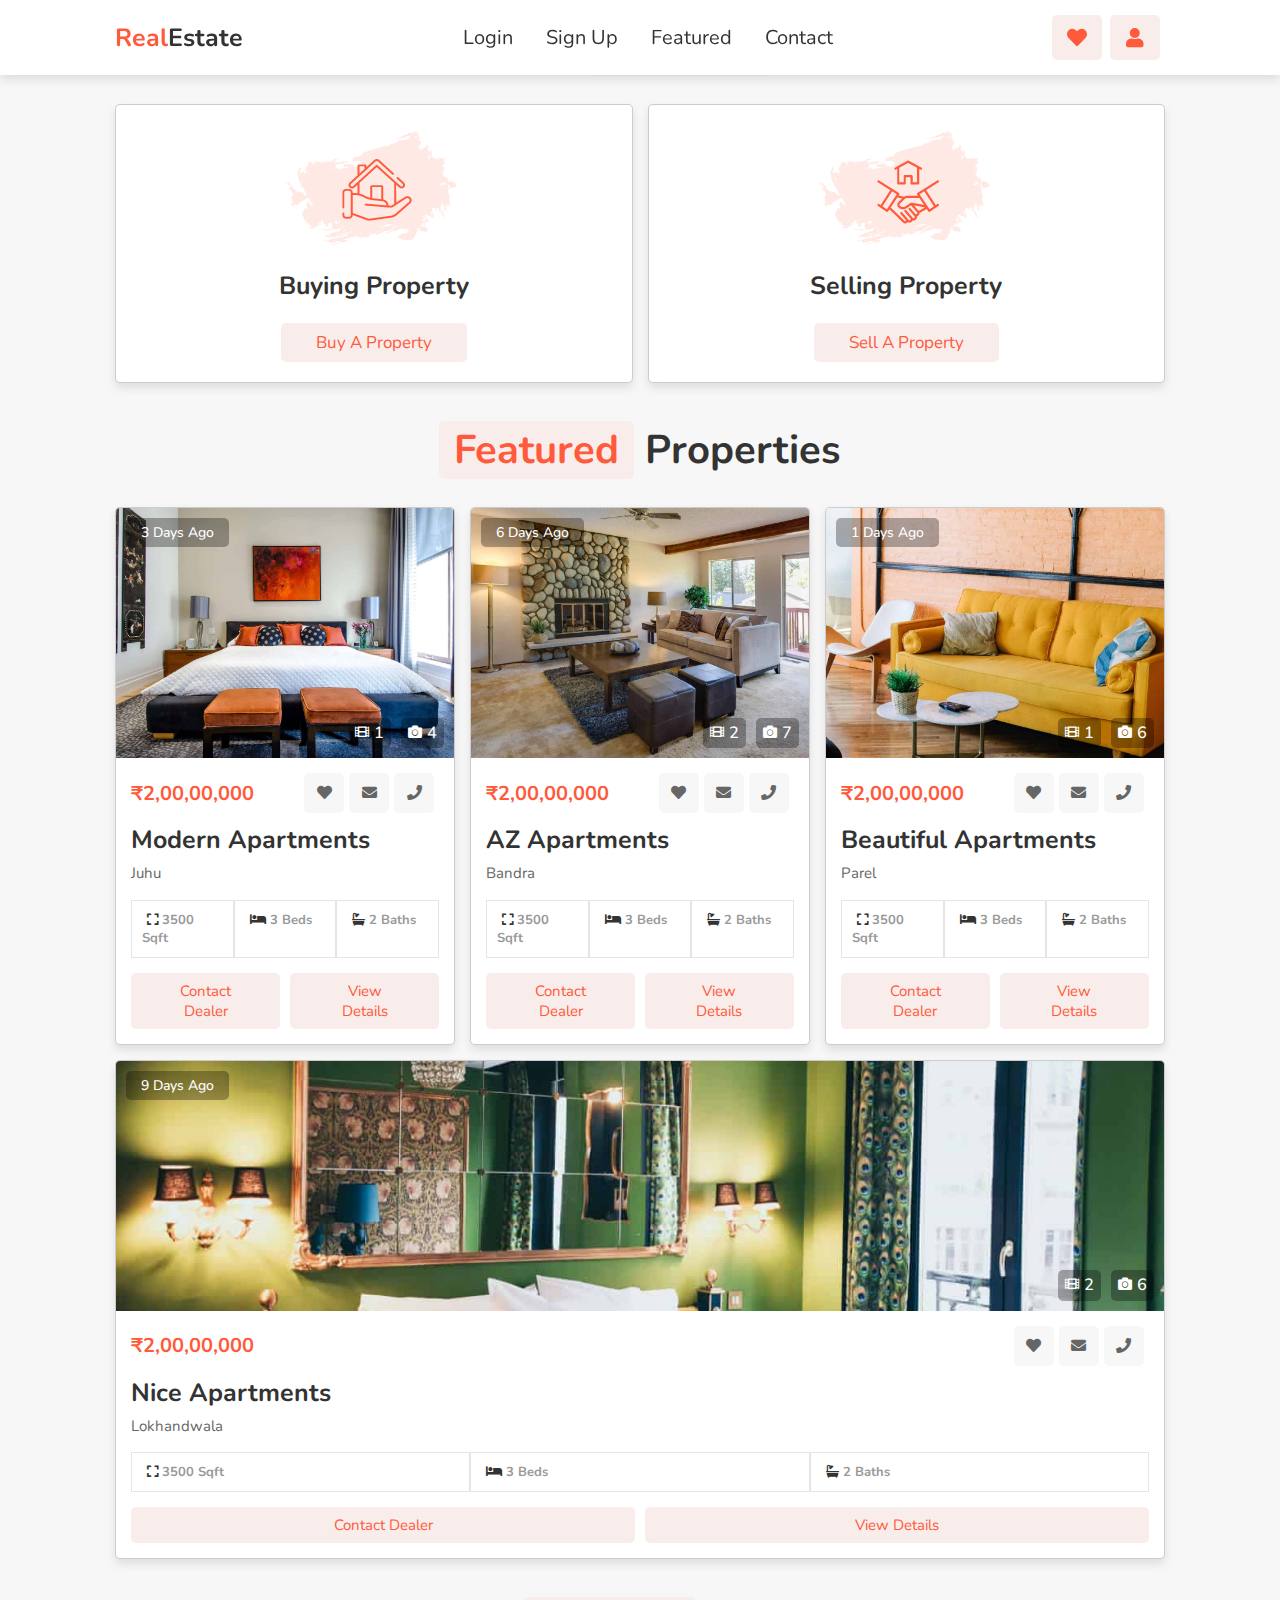
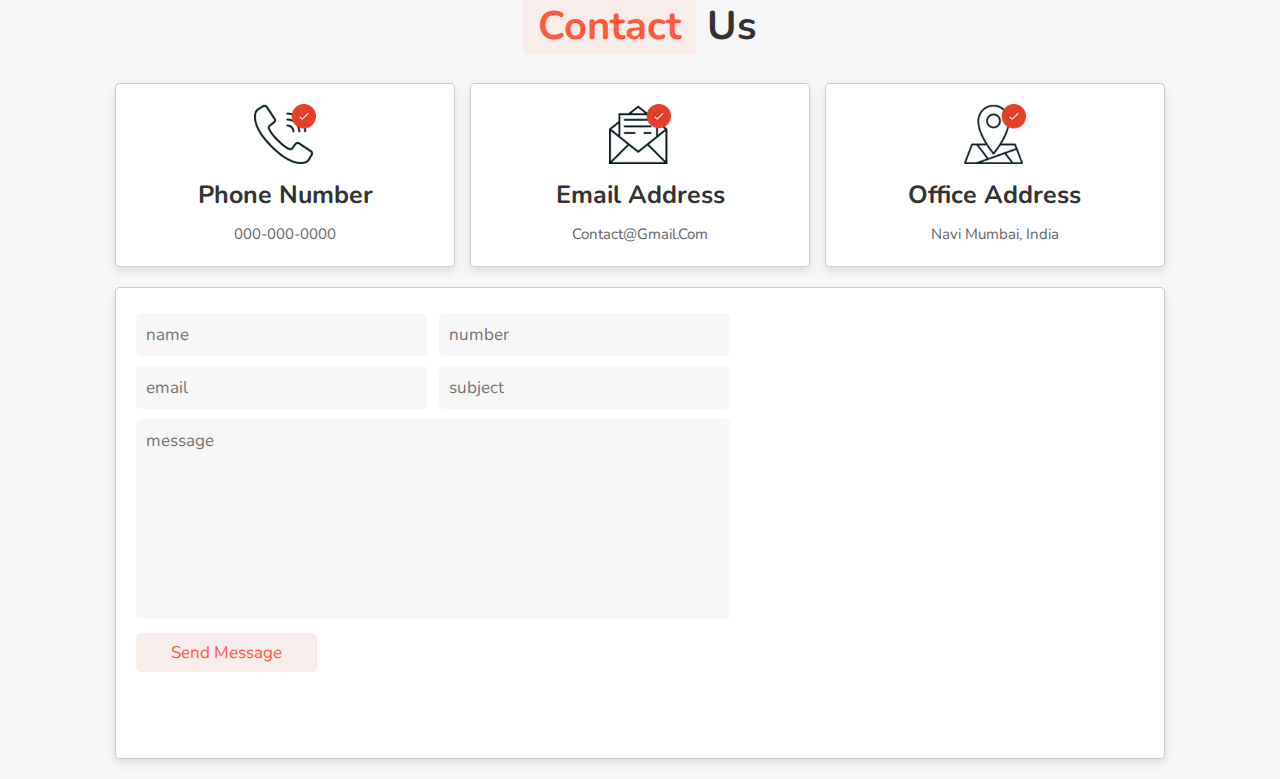
<file: Mini Project Code (1)/Mini Project Code/index.html>
<!DOCTYPE html>
<html lang="en">
<head>
    <meta charset="UTF-8">
    <meta http-equiv="X-UA-Compatible" content="IE=edge">
    <meta name="viewport" content="width=device-width, initial-scale=1.0">
    <title>Real Estate Management System</title>

    <!-- font awesome cdn link  -->
    <link rel="stylesheet" href="https://cdnjs.cloudflare.com/ajax/libs/font-awesome/5.15.3/css/all.min.css">

    <!-- custom css file link  -->
    <link rel="stylesheet" href="css/style.css">

</head>
<body>
    
<!-- header section starts  -->

<header>

    <a href="index.html" class="logo"><span>Real</span>Estate</a>

    <nav class="navbar">
        <a href="login.html">Login</a>
        <a href="register.html">Sign Up</a>
        <a href="#featured">featured</a>
        <a href="#contact">contact</a>
    </nav>

    <div class="icons">
        <div id="menu-bars" class="fas fa-bars"></div>
        <a href="#" class="fas fa-heart"></a>
        <a href="#" class="fas fa-user"></a>
    </div>

</header>

<section class="services" id="services">

    <h1 class="heading"> our <span>services</span> </h1>

    <div class="box-container">

        <div class="box">
            <img src="images/s-1.png" alt="">
            <h3>Buying Property</h3>
            <p></p>
            <a href="/buyproperty.html" class="btn">buy a property</a>
        </div>

        <div class="box">
            <img src="images/s-3.png" alt="">
            <h3>Selling Property</h3>
            <p></p>
            <a href="/sellproperty.html" class="btn">sell a property</a>
        </div>

    </div>

</section>

<!-- services section ends -->

<!-- featured section starts  -->

<section class="featured" id="featured">

    <h1 class="heading"> <span>featured</span> properties </h1>

    <div class="box-container">

        <div class="box">
            <div class="image-container">
                <img src="images/img-1.jpg" alt="">
                <div class="info">
                    <h3>3 days ago</h3>
                </div>
                <div class="icons">
                    <a href="#" class="fas fa-film"><h3>1</h3></a>
                    <a href="#" class="fas fa-camera"><h3>4</h3></a>
                </div>
            </div>
            <div class="content">
                <div class="price">
                    <h3>₹2,00,00,000</h3>
                    <a href="#" class="fas fa-heart"></a>
                    <a href="#" class="fas fa-envelope"></a>
                    <a href="#" class="fas fa-phone"></a>
                </div>
                <div class="location">
                    <h3>modern apartments</h3>
                    <p>Juhu</p>
                </div>
                <div class="details">
                    <h3> <i class="fas fa-expand"></i> 3500 sqft </h3>
                    <h3> <i class="fas fa-bed"></i> 3 beds </h3>
                    <h3> <i class="fas fa-bath"></i> 2 baths </h3>
                </div>
                <div class="buttons">
                    <a href="/Contact Dealer.html" class="btn">contact dealer</a>
                    <a href="#" class="btn">view details</a>
                </div>
            </div>
        </div>

        <div class="box">
            <div class="image-container">
                <img src="images/img-2.jpg" alt="">
                <div class="info">
                    <h3>6 days ago</h3>
                </div>
                <div class="icons">
                    <a href="#" class="fas fa-film"><h3>2</h3></a>
                    <a href="#" class="fas fa-camera"><h3>7</h3></a>
                </div>
            </div>
            <div class="content">
                <div class="price">
                    <h3>₹2,00,00,000</h3>
                    <a href="#" class="fas fa-heart"></a>
                    <a href="#" class="fas fa-envelope"></a>
                    <a href="#" class="fas fa-phone"></a>
                </div>
                <div class="location">
                    <h3>AZ apartments</h3>
                    <p>Bandra</p>
                </div>
                <div class="details">
                    <h3> <i class="fas fa-expand"></i> 3500 sqft </h3>
                    <h3> <i class="fas fa-bed"></i> 3 beds </h3>
                    <h3> <i class="fas fa-bath"></i> 2 baths </h3>
                </div>
                <div class="buttons">
                    <a href="/Contact Dealer.html" class="btn">contact dealer</a>
                    <a href="#" class="btn">view details</a>
                </div>
            </div>
        </div>

        <div class="box">
            <div class="image-container">
                <img src="images/img-3.jpg" alt="">
                <div class="info">
                    <h3>1 days ago</h3>
                </div>
                <div class="icons">
                    <a href="#" class="fas fa-film"><h3>1</h3></a>
                    <a href="#" class="fas fa-camera"><h3>6</h3></a>
                </div>
            </div>
            <div class="content">
                <div class="price">
                    <h3>₹2,00,00,000</h3>
                    <a href="#" class="fas fa-heart"></a>
                    <a href="#" class="fas fa-envelope"></a>
                    <a href="#" class="fas fa-phone"></a>
                </div>
                <div class="location">
                    <h3>beautiful apartments</h3>
                    <p>Parel</p>
                </div>
                <div class="details">
                    <h3> <i class="fas fa-expand"></i> 3500 sqft </h3>
                    <h3> <i class="fas fa-bed"></i> 3 beds </h3>
                    <h3> <i class="fas fa-bath"></i> 2 baths </h3>
                </div>
                <div class="buttons">
                    <a href="/Contact Dealer.html" class="btn">contact dealer</a>
                    <a href="#" class="btn">view details</a>
                </div>
            </div>
        </div>

        <div class="box">
            <div class="image-container">
                <img src="images/img-4.jpg" alt="">
                <div class="info">
                    <h3>9 days ago</h3>
                </div>
                <div class="icons">
                    <a href="#" class="fas fa-film"><h3>2</h3></a>
                    <a href="#" class="fas fa-camera"><h3>6</h3></a>
                </div>
            </div>
            <div class="content">
                <div class="price">
                    <h3>₹2,00,00,000</h3>
                    <a href="#" class="fas fa-heart"></a>
                    <a href="#" class="fas fa-envelope"></a>
                    <a href="#" class="fas fa-phone"></a>
                </div>
                <div class="location">
                    <h3>nice apartments</h3>
                    <p>Lokhandwala</p>
                </div>
                <div class="details">
                    <h3> <i class="fas fa-expand"></i> 3500 sqft </h3>
                    <h3> <i class="fas fa-bed"></i> 3 beds </h3>
                    <h3> <i class="fas fa-bath"></i> 2 baths </h3>
                </div>
                <div class="buttons">
                    <a href="/Contact Dealer.html" class="btn">contact dealer</a>
                    <a href="#" class="btn">view details</a>
                </div>
            </div>
        </div>
        </div>
        </div>

    </div>
    
</section>

<!-- featured section ends -->

<!-- contact section starts  -->

<section class="contact" id="contact">

<h1 class="heading"> <span>contact</span> us </h1>

<div class="icons-container">

    <div class="icons">
        <img src="images/icon-1.png" alt="">
        <h3>phone number</h3>
        <p>000-000-0000</p>
    </div>

    <div class="icons">
        <img src="images/icon-2.png" alt="">
        <h3>email address</h3>
        <p>contact@gmail.com</p>
    </div>

     <div class="icons">
        <img src="images/icon-3.png" alt="">
        <h3>office address</h3>
        <p>Navi Mumbai, India</p>
    </div>

</div>

<div class="row">

    <form action="">
        <div class="inputBox">
            <input type="text" placeholder="name">
            <input type="number" placeholder="number">
        </div>
        <div class="inputBox">
            <input type="email" placeholder="email">
            <input type="text" placeholder="subject">
        </div>
        <textarea name="" placeholder="message" id="" cols="30" rows="10"></textarea>
        <input type="submit" value="send message" class="btn">
    </form>

    <iframe class="map" src="https://www.google.com/maps/embed?pb=!1m18!1m12!1m3!1d241412.97029634926!2d72.89307411779919!3d19.016299243952993!2m3!1f0!2f0!3f0!3m2!1i1024!2i768!4f13.1!3m3!1m2!1s0x3be7b9f0b81f13ad%3A0x3c12f7681185f869!2sNavi%20Mumbai%2C%20Maharashtra!5e0!3m2!1sen!2sin!4v1664106622572!5m2!1sen!2sin" width="600" height="450" style="border:0;" allowfullscreen="" loading="lazy" referrerpolicy="no-referrer-when-downgrade"></iframe>
</div>

</section>



















<!-- javascript part  -->
<script>

let menu = document.querySelector('#menu-bars');
let navbar = document.querySelector('.navbar');

menu.onclick = () =>{
    navbar.classList.toggle('active');
    menu.classList.toggle('fa-times');
}

window.onscroll = () =>{
    navbar.classList.remove('active');
    menu.classList.remove('fa-times');
}

</script>

</body>
</html>
</file>
<file: Mini Project Code (1)/Mini Project Code/css/style.css>
@import url('https://fonts.googleapis.com/css2?family=Nunito:wght@200;300;400;600;700&display=swap');

:root{
    --red:#ff5a3c;
    --light-red:#f9edeb;
}

*{
    font-family: 'Nunito', sans-serif;
    margin:0; padding:0;
    box-sizing: border-box;
    outline: none; border:none;
    text-decoration: none;
    text-transform: capitalize;
}

html{
    font-size: 62.5%;
    overflow-x: hidden;
    scroll-behavior: smooth;
    scroll-padding-top: 7rem;
}

body{
    background:#f7f7f7;
}

section{
    padding:2rem 9%;
}

.btn{
    margin-top: 1rem;
    display: inline-block;
    padding:.8rem 3.5rem;
    border-radius: .5rem;
    font-size: 1.7rem;
    color:var(--red);
    background:var(--light-red);
    cursor: pointer;
    text-align: center;
}

.btn:hover{
    background:var(--red);
    color:#fff;
}

.heading{
    text-align: center;
    color:#333;
    font-size: 4rem;
    padding-bottom: 3rem;
}

.heading span{
    color:var(--red);
    background:var(--light-red);
    border-radius: .5rem;
    padding:.2rem 1.5rem;
}

header{
    position: fixed;
    top:0; left:0; right:0;
    z-index: 1000;
    background:#fff;
    padding:1.5rem 9%;
    box-shadow: 0 .5rem 1rem rgba(0,0,0,.1);
    display: flex;
    align-items: center;
    justify-content: space-between;
}

header .logo{
    font-weight: bolder;
    font-size: 2.5rem;
    color:#333;
}

header .logo span{
    color:var(--red);
}

header .navbar a{
    color:#333;
    font-size: 2rem;
    padding:0 1.5rem;
}

header .navbar a:hover{
    color:var(--red);
}

header .icons #menu-bars,
header .icons a{
    height:4.5rem;
    line-height: 4.5rem;
    width:5rem;
    font-size: 2rem;
    margin-right: .5rem;
    border-radius: .5rem;
    color:var(--red);
    background:var(--light-red);
    text-align: center;
}

header .icons #menu-bars:hover,
header .icons a:hover{
    background-color:var(--red);
    color:#fff;
}

header .icons #menu-bars{
    display: none;
}

.home{
    min-height: 100vh;
    background:url(../images/home-bg.jpg) no-repeat;
    background-size: cover;
    background-position: center;
    background-attachment: fixed;
    display: flex;
    align-items: center;
    justify-content: center;
}

.home form{
    margin-top: 7rem;
    background:#fff;
    border-radius: .5rem;
    box-shadow: 0 .5rem 1rem rgba(0,0,0,.2);
    border:.1rem solid rgba(0,0,0,.2);
    width:70rem;
    padding:2rem;
}

.home form h3{
    text-align: center;
    color:#333;
    font-size: 3rem;
}

.home form .buttons-container{
    display: flex;
    gap:1.5rem;
}

.home form .buttons-container .btn{
    flex:1;
}

.home form .inputBox{
    display: flex;
    flex-wrap: wrap;
    gap:1.5rem;
    margin-top: 2rem;
}

.home form .inputBox input,
.home form .inputBox select{
    flex:1 1 25rem;
    border:.1rem solid #333;
    box-shadow: 0 .5rem 1.5rem rgba(0,0,0,.1);
    font-size: 1.5rem;
    padding:1rem;
    text-transform: none;
}

.home form .btn{
    width: 100%;
    margin-top: 2rem;
}

.services .box-container{
    display: flex;
    flex-wrap: wrap;
    gap:1.5rem;
}

.services .box-container .box{
    flex:1 1 30rem;
    border-radius: .5rem;
    background:#fff;
    box-shadow: 0 .5rem 1rem rgba(0,0,0,.1);
    border:.1rem solid rgba(0,0,0,.2);
    text-align: center;
    padding:2rem;
}

.services .box-container .box h3{
    font-size: 2.5rem;
    color:#333;
}

.services .box-container .box p{
    font-size: 1.5rem;
    color:#666;
    padding:.5rem 0;
    line-height: 2;
}

.featured .box-container{
    display: flex;
    flex-wrap: wrap;
    gap:1.5rem;
}

.featured .box-container .box{
    border:.1rem solid rgba(0,0,0,.2);
    box-shadow: 0 .5rem 1rem rgba(0,0,0,.1);
    border-radius: .5rem;
    overflow:hidden;
    background:#fff;
    flex:1 1 30rem;
}

.featured .box-container .box .image-container{
    overflow:hidden;
    position: relative;
    width: 100%;
    height: 25rem;
}

.featured .box-container .box .image-container img{
    width: 100%;
    height: 100%;
    object-fit: cover;
    transition: .2s linear;
}

.featured .box-container .box:hover .image-container img{
    transform: scale(1.1);
}

.featured .box-container .box .image-container .info{
    position: absolute;
    top:1rem; left:0;
    display: flex;
}

.featured .box-container .box .image-container .info h3{
    font-weight: 500;
    font-size: 1.4rem;
    color:#fff;
    background:rgba(0,0,0,.3);
    border-radius: .5rem;
    padding:.5rem 1.5rem;
    margin-left: 1rem;
}

.featured .box-container .box .image-container .icons{
    position: absolute;
    bottom:1rem; right:0;
    display: flex;
}

.featured .box-container .box .image-container .icons a{
    font-size: 1.4rem;
    color:#fff;
    display: flex;
    border-radius: .5rem;
    background: rgba(0,0,0,.3);
    margin-right: 1rem;
    padding:.7rem;
}

.featured .box-container .box .image-container .icons a h3{
    font-weight: 500;
    padding-left: .5rem;
}

.featured .box-container .box .image-container .icons a:hover{
    background:var(--red);
}

.featured .box-container .box .content{
    padding:1.5rem;
}

.featured .box-container .box .content .price{
    display: flex;
    align-items: center;
}

.featured .box-container .box .content .price h3{
    color:var(--red);
    font-size: 2rem;
    margin-right: auto;
}

.featured .box-container .box .content .price a{
    color:#666;
    font-size: 1.5rem;
    margin-right: .5rem;
    border-radius: .5rem;
    height:4rem;
    width:4rem;
    line-height: 4rem;
    text-align: center;
    background:#f7f7f7;
}

.featured .box-container .box .content .price a:hover{
    background:var(--red);
    color:#fff;
}

.featured .box-container .box .content .location{
    padding:1rem 0;
}

.featured .box-container .box .content .location h3{
    font-size: 2.5rem;
    color:#333;
}

.featured .box-container .box .content .location p{
    font-size: 1.5rem;
    color:#666;
    line-height: 1.5;
    padding-top: .5rem;
}

.featured .box-container .box .content .details{
    padding:.5rem 0;
    display: flex;
}

.featured .box-container .box .content .details h3{
    flex:1;
    padding:1rem;
    border:.1rem solid rgba(0,0,0,.1);
    color:#999;
    font-size: 1.3rem;
}

.featured .box-container .box .content .details h3 i{
    color:#333;
    padding-left: .5rem;
}

.featured .box-container .box .content .buttons{
    display: flex;
    gap:1rem;
}

.featured .box-container .box .content .buttons .btn{
    flex:1;
    font-size: 1.5rem;
}

.agents .box-container{
    display: flex;
    flex-wrap: wrap;
    gap:1.5rem;
    justify-content: center;
}

.agents .box-container .box{
    background:#fff;
    text-align: center;
    border:.1rem solid rgba(0,0,0,.2);
    box-shadow: 0 .5rem 1rem rgba(0,0,0,.1);
    border-radius: .5rem;
    padding:2rem;
    position: relative;
    width:26rem;
}

.agents .box-container .box .fa-envelope{
    position: absolute;
    top:1.8rem; left:2rem;
    color:#333;
    font-size: 2rem;
}

.agents .box-container .box .fa-envelope:hover{
    color:var(--red);
}

.agents .box-container .box .fa-phone{
    position: absolute;
    top:1.8rem; right:2rem;
    color:#333;
    font-size: 2rem;
}

.agents .box-container .box .fa-phone:hover{
    color:var(--red);
}

.agents .box-container .box img{
    border-radius: 50%;
    box-shadow: 0 0 0 .5rem rgba(0,0,0,.1);
    object-fit: cover;
    height:10rem;
    width:10rem;
    margin:1rem 0;
}

.agents .box-container .box h3{
    font-size: 2rem;
    color:#333;
}

.agents .box-container .box span{
    font-size: 1.7rem;
    color:var(--red);
}

.agents .box-container .box .share{
    padding-top: 2rem;
}

.agents .box-container .box .share a{
    margin:0 .3rem;
    height:4rem;
    width:4rem;
    line-height: 4rem;
    background:#f7f7f7;
    color:#666;
    border-radius: .5rem;
    font-size: 2rem;
}

.agents .box-container .box .share a:hover{
    background:var(--red);
    color:#fff;
}

.contact .icons-container{
    display: flex;
    flex-wrap: wrap;
    gap:1.5rem;
    padding-bottom: 2rem;
}

.contact .icons-container .icons{
    flex:1 1 25rem;
    background: #fff;
    padding:2rem;
    border:.1rem solid rgba(0,0,0,.2);
    border-radius: .5rem;
    box-shadow: 0 .5rem 1rem rgba(0,0,0,.1);
    text-align: center;
}

.contact .icons-container .icons img{
    height:6rem;
}

.contact .icons-container .icons h3{
    font-size: 2.5rem;
    color:#333;
    padding:1rem 0;
}

.contact .icons-container .icons p{
    font-size: 1.5rem;
    color:#666;
    padding:.2rem 0;
}

.contact .row{
    background: #fff;
    border:.1rem solid rgba(0,0,0,.2);
    box-shadow: 0 .5rem 1rem rgba(0,0,0,.1);
    border-radius: .5rem;
    display: flex;
    flex-wrap: wrap-reverse;
    padding:1rem;
}

.contact .row form{
    flex:1 1 50rem;
    padding:.5rem 1rem;
}

.contact .row .map{
    flex:1 1 30rem;
    width:100%;
    padding:1rem;
}

.contact .row form .inputBox{
    display: flex;
    flex-wrap: wrap;
    justify-content: space-between;
}

.contact .row form textarea,
.contact .row form .inputBox input{
    margin-top: 1rem;
    padding:1rem;
    font-size: 1.7rem;
    color:#333;
    background: #f7f7f7;
    border-radius: .5rem;
    text-transform: none;
    width:49%;
}

.contact .row form textarea{
    width:100%;
    height:20rem;
    resize: none;
}

.contact .row form textarea:focus,
.contact .row form .inputBox input:focus{
    background-color: var(--light-red);
}

.footer .footer-container{
    background:#fff;
    border:.1rem solid rgba(0,0,0,.2);
    border-radius: .5rem;
    box-shadow: 0 .5rem 1rem rgba(0,0,0,.1);
    padding:2rem;
}
 
.footer .footer-container .box-container{
    display: flex;
    flex-wrap: wrap;
    gap:1.5rem;
}

.footer .footer-container .box-container .box{
    flex:1 1 25rem;
}

.footer .footer-container .box-container .box h3{
    font-size: 2.5rem;
    color:#333;
    padding:.5rem 0;
}

.footer .footer-container .box-container .box a{
    display: block;
    font-size: 1.5rem;
    color:#666;
    padding:.5rem 0;
}

.footer .footer-container .box-container .box a:hover{
    color:var(--red);
    text-decoration: underline;
}

.footer .footer-container .credit{
    margin-top: 2rem;
    padding:.5rem;
    padding-top: 2.5rem;
    font-size: 2rem;
    text-align: center;
    color:#333;
    border-top: .1rem solid rgba(0,0,0,.1);
}

.footer .footer-container .credit span{
    color:var(--red);
}

.footer .footer-container {
    margin-bottom: 8rem;
}













/* media queries  */
@media (max-width:991px){

    html{
        font-size:55%;
    }

    header{
        padding:1.5rem 1rem;
    }

    section{
        padding:1.5rem;
    }

}

@media (max-width:768px){

    header .icons #menu-bars{
        display: inline-block;
    }

    header .navbar{
        position: absolute;
        left:0; right:0; top:100%;
        background:#f7f7f7;
        border-top: .1rem solid #333;
        border-bottom: .1rem solid #333;
        transition: .2s linear;
        clip-path: polygon(0 0, 100% 0, 100% 0, 0 0);
    }

    header .navbar.active{
        clip-path: polygon(0 0, 100% 0, 100% 100%, 0% 100%);
    }

    header .navbar a{
        display: block;
        padding:1.5rem;
        margin:1.5rem;
        background:#fff;
        border:.1rem solid #333;
        box-shadow: 0 .5rem 1rem rgba(0,0,0,.1);
        border-radius: .5rem;
    }

}

@media (max-width:450px){

    html{
        font-size:50%;
    }

    .contact .row form .inputBox input{
        width: 100%;
    }

}
</file>
